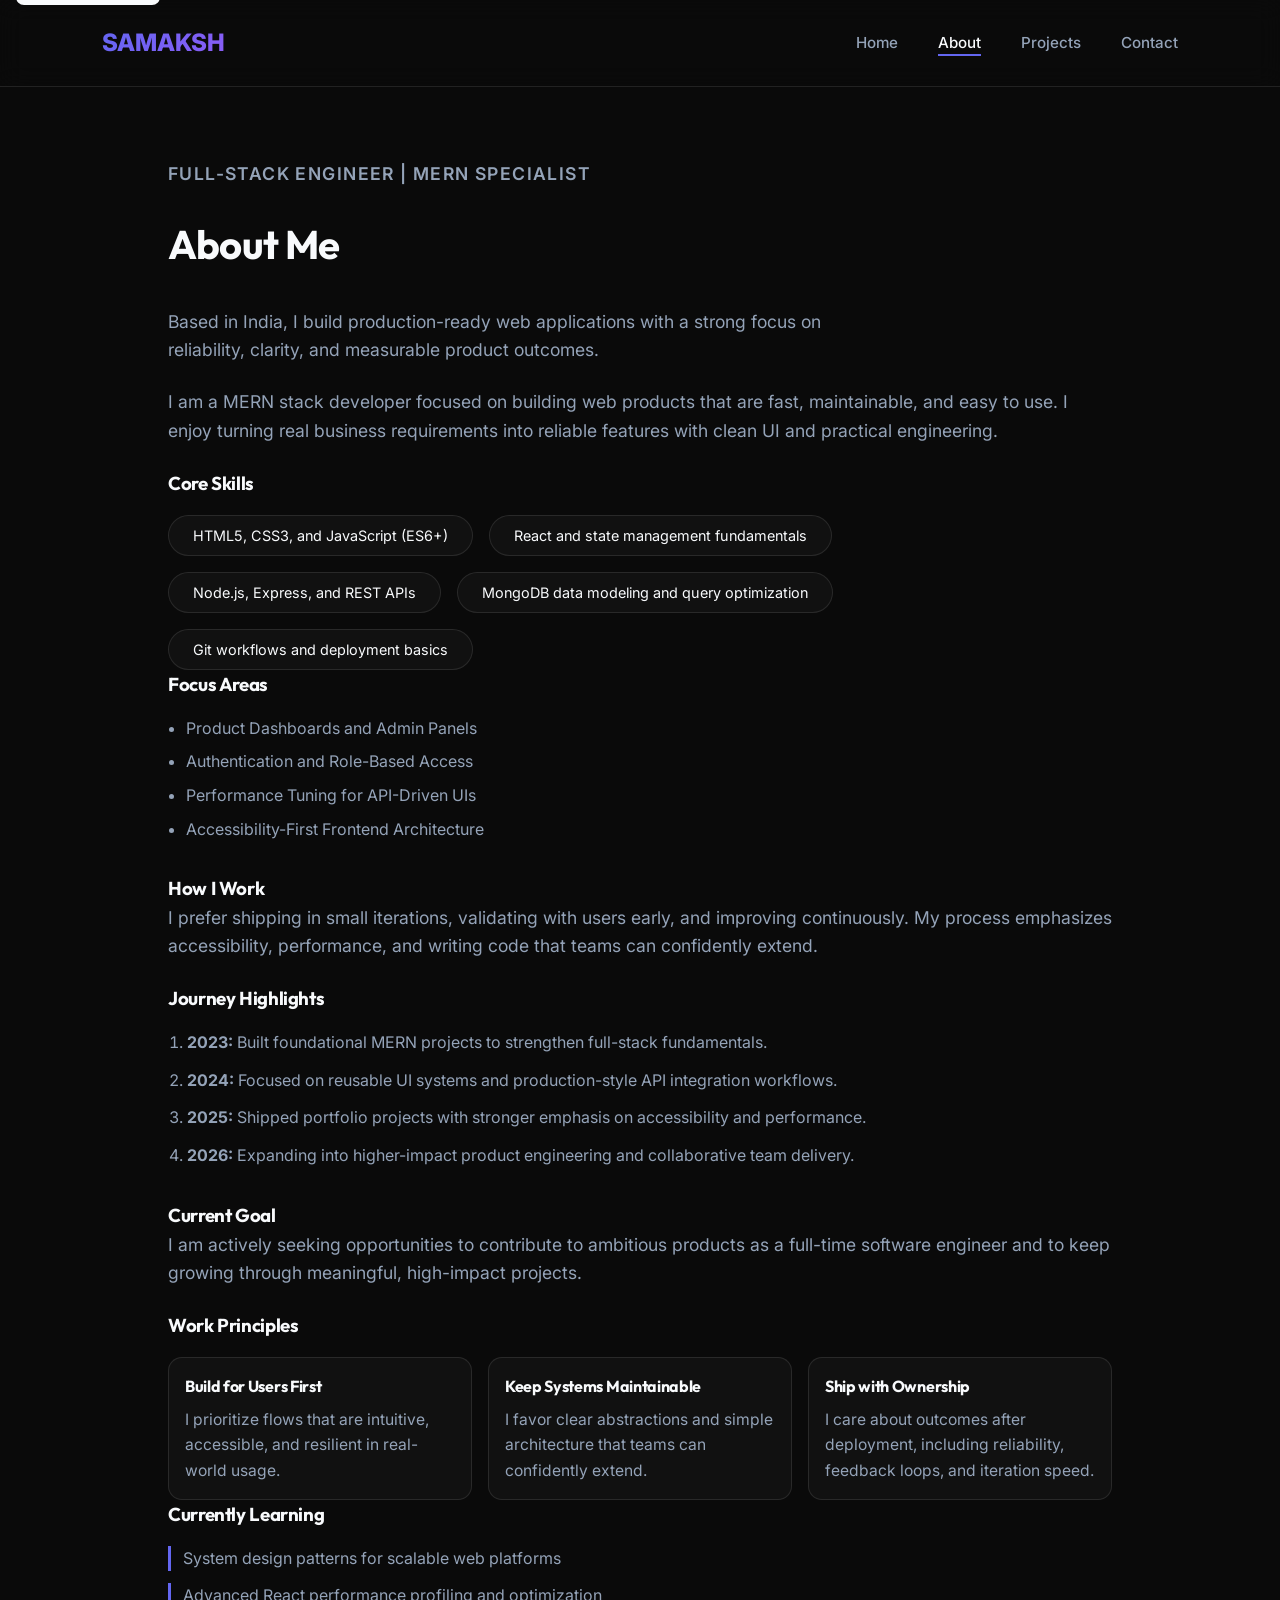
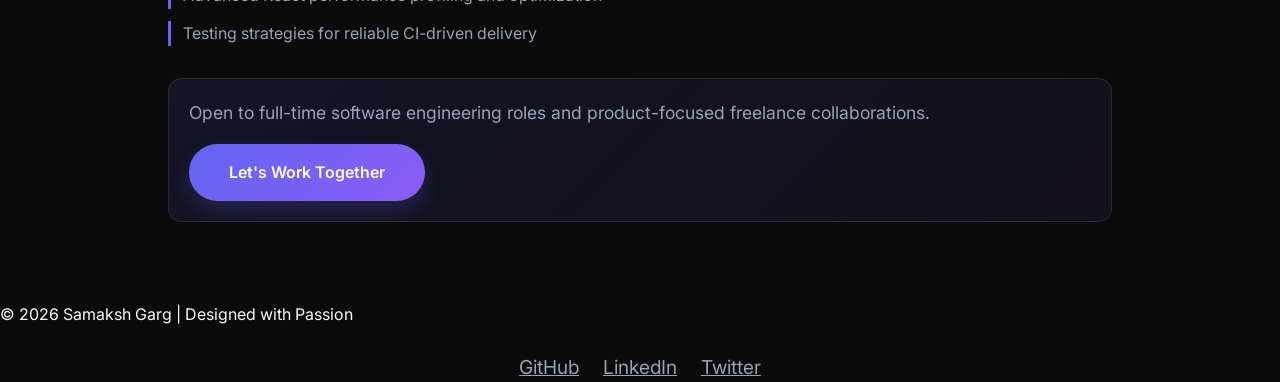
<file: about.html>
<!DOCTYPE html>
<html lang="en">

<head>
  <meta charset="UTF-8">
  <meta name="viewport" content="width=device-width, initial-scale=1.0">
  <meta name="description" content="Learn more about Samaksh Garg, a MERN stack developer focused on practical problem-solving and modern web experiences.">
  <meta name="keywords" content="About Samaksh Garg, MERN Developer, Full Stack Journey">
  <meta name="author" content="Samaksh Garg">
  <meta name="robots" content="index, follow">
  <title>About Samaksh Garg | MERN Stack Developer Journey</title>
  <meta name="theme-color" content="#0a0a0a">
  <link rel="canonical" href="https://samakshgarg.github.io/portfolio/about.html">
  <meta property="og:type" content="profile">
  <meta property="og:site_name" content="Samaksh Garg Portfolio">
  <meta property="og:title" content="About Samaksh Garg | Full-Stack Developer">
  <meta property="og:description" content="Explore Samaksh Garg's background, skills, and approach to building accessible and maintainable web products.">
  <meta property="og:url" content="https://samakshgarg.github.io/portfolio/about.html">
  <meta property="og:image" content="https://samakshgarg.github.io/portfolio/images/img1.jpg">
  <meta property="og:image:alt" content="Portrait-style preview for Samaksh Garg developer profile">
  <meta name="twitter:card" content="summary_large_image">
  <meta name="twitter:title" content="About Samaksh Garg | Full-Stack Developer">
  <meta name="twitter:description" content="Background, skills, and development approach of Samaksh Garg.">
  <meta name="twitter:image" content="https://samakshgarg.github.io/portfolio/images/img1.jpg">
  <meta name="twitter:image:alt" content="Portrait-style preview for Samaksh Garg developer profile">
  <link rel="stylesheet" href="css/style.css">
</head>

<body>
  <a href="#main-content" class="skip-link">Skip to content</a>

  <nav class="navbar" aria-label="Primary">
    <a class="logo" href="index.html" aria-label="Go to homepage">SAMAKSH</a>
    <ul class="nav-links">
      <li><a href="index.html">Home</a></li>
      <li><a href="about.html">About</a></li>
      <li><a href="projects.html">Projects</a></li>
      <li><a href="contact.html">Contact</a></li>
    </ul>
  </nav>

  <main id="main-content">
    <section class="about" aria-labelledby="about-heading">
      <div class="about-content">
        <p class="about-kicker">Full-Stack Engineer | MERN Specialist</p>
        <h2 id="about-heading">About Me</h2>
        <p class="about-lead">
          Based in India, I build production-ready web applications with a strong focus on reliability,
          clarity, and measurable product outcomes.
        </p>
        <p>
          I am a MERN stack developer focused on building web products that are fast, maintainable, and easy to use.
          I enjoy turning real business requirements into reliable features with clean UI and practical engineering.
        </p>

        <h3 id="core-skills-heading">Core Skills</h3>
        <ul class="skills" aria-labelledby="core-skills-heading">
          <li>HTML5, CSS3, and JavaScript (ES6+)</li>
          <li>React and state management fundamentals</li>
          <li>Node.js, Express, and REST APIs</li>
          <li>MongoDB data modeling and query optimization</li>
          <li>Git workflows and deployment basics</li>
        </ul>

        <h3 id="focus-areas-heading">Focus Areas</h3>
        <ul class="focus-areas" aria-labelledby="focus-areas-heading">
          <li>Product Dashboards and Admin Panels</li>
          <li>Authentication and Role-Based Access</li>
          <li>Performance Tuning for API-Driven UIs</li>
          <li>Accessibility-First Frontend Architecture</li>
        </ul>

        <h3>How I Work</h3>
        <p>
          I prefer shipping in small iterations, validating with users early, and improving continuously.
          My process emphasizes accessibility, performance, and writing code that teams can confidently extend.
        </p>

        <h3 id="journey-highlights-heading">Journey Highlights</h3>
        <ol class="journey-timeline" aria-labelledby="journey-highlights-heading">
          <li><strong>2023:</strong> Built foundational MERN projects to strengthen full-stack fundamentals.</li>
          <li><strong>2024:</strong> Focused on reusable UI systems and production-style API integration workflows.</li>
          <li><strong>2025:</strong> Shipped portfolio projects with stronger emphasis on accessibility and performance.</li>
          <li><strong>2026:</strong> Expanding into higher-impact product engineering and collaborative team delivery.</li>
        </ol>

        <h3>Current Goal</h3>
        <p>
          I am actively seeking opportunities to contribute to ambitious products as a full-time software engineer
          and to keep growing through meaningful, high-impact projects.
        </p>

        <h3 id="work-principles-heading">Work Principles</h3>
        <div class="principles-grid" aria-labelledby="work-principles-heading">
          <article>
            <h4>Build for Users First</h4>
            <p>I prioritize flows that are intuitive, accessible, and resilient in real-world usage.</p>
          </article>
          <article>
            <h4>Keep Systems Maintainable</h4>
            <p>I favor clear abstractions and simple architecture that teams can confidently extend.</p>
          </article>
          <article>
            <h4>Ship with Ownership</h4>
            <p>I care about outcomes after deployment, including reliability, feedback loops, and iteration speed.</p>
          </article>
        </div>

        <h3 id="currently-learning-heading">Currently Learning</h3>
        <ul class="learning-track" aria-labelledby="currently-learning-heading">
          <li>System design patterns for scalable web platforms</li>
          <li>Advanced React performance profiling and optimization</li>
          <li>Testing strategies for reliable CI-driven delivery</li>
        </ul>

        <aside class="about-cta" aria-label="Availability">
          <p>Open to full-time software engineering roles and product-focused freelance collaborations.</p>
          <a class="btn" href="contact.html">Let's Work Together</a>
        </aside>
      </div>
    </section>
  </main>

  <footer class="footer">
    <p>© <span data-current-year>2026</span> Samaksh Garg | Designed with Passion</p>
    <div class="footer-socials" aria-label="Social links" role="navigation">
      <a href="https://github.com/samakshgarg" target="_blank" rel="me noopener noreferrer" aria-label="Visit Samaksh on GitHub">GitHub</a>
      <a href="https://linkedin.com/in/samakshgarg" target="_blank" rel="me noopener noreferrer" aria-label="Visit Samaksh on LinkedIn">LinkedIn</a>
      <a href="https://twitter.com/samakshgarg" target="_blank" rel="me noopener noreferrer" aria-label="Visit Samaksh on Twitter">Twitter</a>
    </div>
  </footer>

  <script src="js/main.js"></script>
  <script type="application/ld+json">
    {
      "@context": "https://schema.org",
      "@type": "Person",
      "name": "Samaksh Garg",
      "url": "https://samakshgarg.github.io/portfolio/about.html",
      "jobTitle": "Full-Stack Developer",
      "sameAs": [
        "https://github.com/samakshgarg",
        "https://linkedin.com/in/samakshgarg",
        "https://twitter.com/samakshgarg"
      ],
      "knowsAbout": [
        "JavaScript",
        "React",
        "Node.js",
        "Express",
        "MongoDB",
        "Web Accessibility"
      ]
    }
  </script>
</body>

</html>
</file>
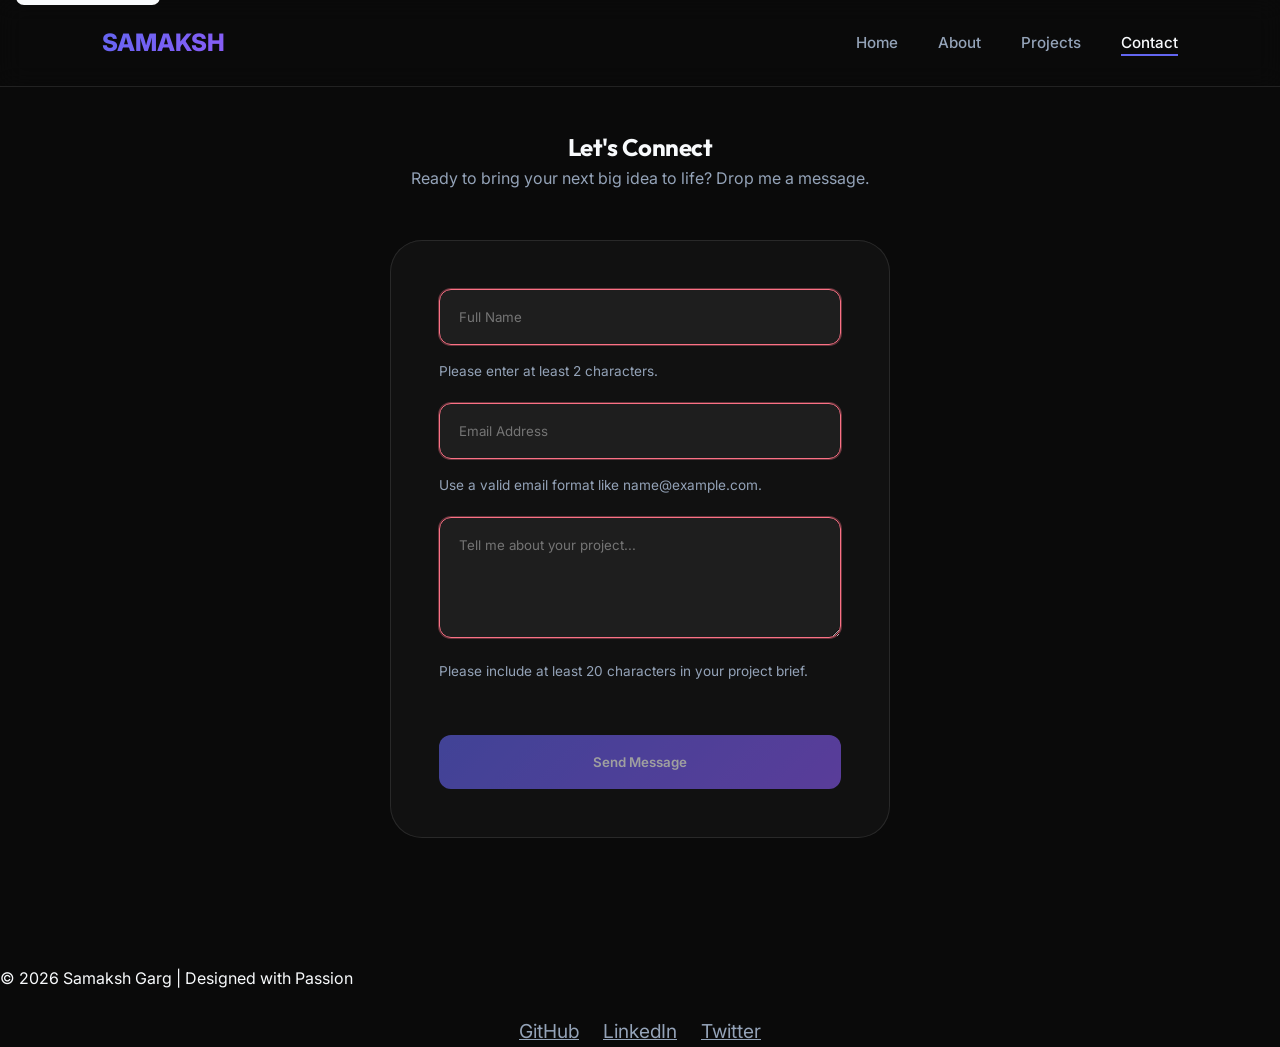
<file: contact.html>
<!DOCTYPE html>
<html lang="en">
<head>
  <meta charset="UTF-8">
  <meta name="viewport" content="width=device-width, initial-scale=1.0">
  <meta name="description" content="Contact Samaksh Garg for web development projects and collaborations.">
  <meta name="keywords" content="Contact Developer, Hire MERN Developer, Web Development Collaboration">
  <meta name="author" content="Samaksh Garg">
  <meta name="robots" content="index, follow">
  <title>Contact Samaksh Garg | Hire MERN Stack Developer</title>
  <meta name="theme-color" content="#0a0a0a">
  <link rel="canonical" href="https://samakshgarg.github.io/portfolio/contact.html">
  <meta property="og:type" content="website">
  <meta property="og:site_name" content="Samaksh Garg Portfolio">
  <meta property="og:title" content="Contact Samaksh Garg | Full-Stack Developer">
  <meta property="og:description" content="Reach out to discuss web product development, collaborations, and software engineering opportunities.">
  <meta property="og:url" content="https://samakshgarg.github.io/portfolio/contact.html">
  <meta property="og:image" content="https://samakshgarg.github.io/portfolio/images/img1.jpg">
  <meta property="og:image:alt" content="Contact page preview for Samaksh Garg portfolio">
  <meta name="twitter:card" content="summary_large_image">
  <meta name="twitter:title" content="Contact Samaksh Garg | Full-Stack Developer">
  <meta name="twitter:description" content="Get in touch for full-stack development projects and product-focused engineering collaboration.">
  <meta name="twitter:image" content="https://samakshgarg.github.io/portfolio/images/img1.jpg">
  <meta name="twitter:image:alt" content="Contact page preview for Samaksh Garg portfolio">
  <link rel="stylesheet" href="css/style.css">
</head>
<body>
  <a href="#main-content" class="skip-link">Skip to content</a>

  <nav class="navbar" aria-label="Primary">
    <a class="logo" href="index.html" aria-label="Go to homepage">SAMAKSH</a>
    <ul class="nav-links">
      <li><a href="index.html">Home</a></li>
      <li><a href="about.html">About</a></li>
      <li><a href="projects.html">Projects</a></li>
      <li><a href="contact.html">Contact</a></li>
    </ul>
  </nav>

  <main id="main-content">
  <section class="contact fade-in">
    <h2 id="contact-title">Let's Connect</h2>
    <p class="contact-intro">Ready to bring your next big idea to life? Drop me a message.</p>

    <form class="contact-form" action="#" method="post" novalidate aria-labelledby="contact-title" aria-describedby="formMessage">
      <label for="fullName" class="sr-only">Full Name</label>
      <input id="fullName" name="fullName" type="text" placeholder="Full Name" autocomplete="name" minlength="2" maxlength="80" aria-describedby="nameHint" required>
      <p id="nameHint" class="form-hint">Please enter at least 2 characters.</p>

      <label for="emailAddress" class="sr-only">Email Address</label>
      <input id="emailAddress" name="emailAddress" type="email" placeholder="Email Address" autocomplete="email" inputmode="email" maxlength="120" aria-describedby="emailHint" required>
      <p id="emailHint" class="form-hint">Use a valid email format like name@example.com.</p>

      <label for="projectDetails" class="sr-only">Project Details</label>
      <textarea id="projectDetails" name="projectDetails" rows="5" placeholder="Tell me about your project..." minlength="20" maxlength="1200" aria-describedby="detailsHint" required></textarea>
      <p id="detailsHint" class="form-hint">Please include at least 20 characters in your project brief.</p>
      <p id="formMessage" class="form-message" role="status" aria-live="polite" aria-atomic="true"></p>
      <button type="submit" aria-label="Send message">Send Message</button>
    </form>
  </section>
  </main>

  <footer class="footer">
    <p>© <span data-current-year>2026</span> Samaksh Garg | Designed with Passion</p>
    <div class="footer-socials" aria-label="Social links" role="navigation">
      <a href="https://github.com/samakshgarg" target="_blank" rel="me noopener noreferrer" aria-label="Visit Samaksh on GitHub">GitHub</a>
      <a href="https://linkedin.com/in/samakshgarg" target="_blank" rel="me noopener noreferrer" aria-label="Visit Samaksh on LinkedIn">LinkedIn</a>
      <a href="https://twitter.com/samakshgarg" target="_blank" rel="me noopener noreferrer" aria-label="Visit Samaksh on Twitter">Twitter</a>
    </div>
  </footer>
  
  <script src="js/main.js"></script>
  <script src="js/contact.js"></script>
</body>
</html>
</file>
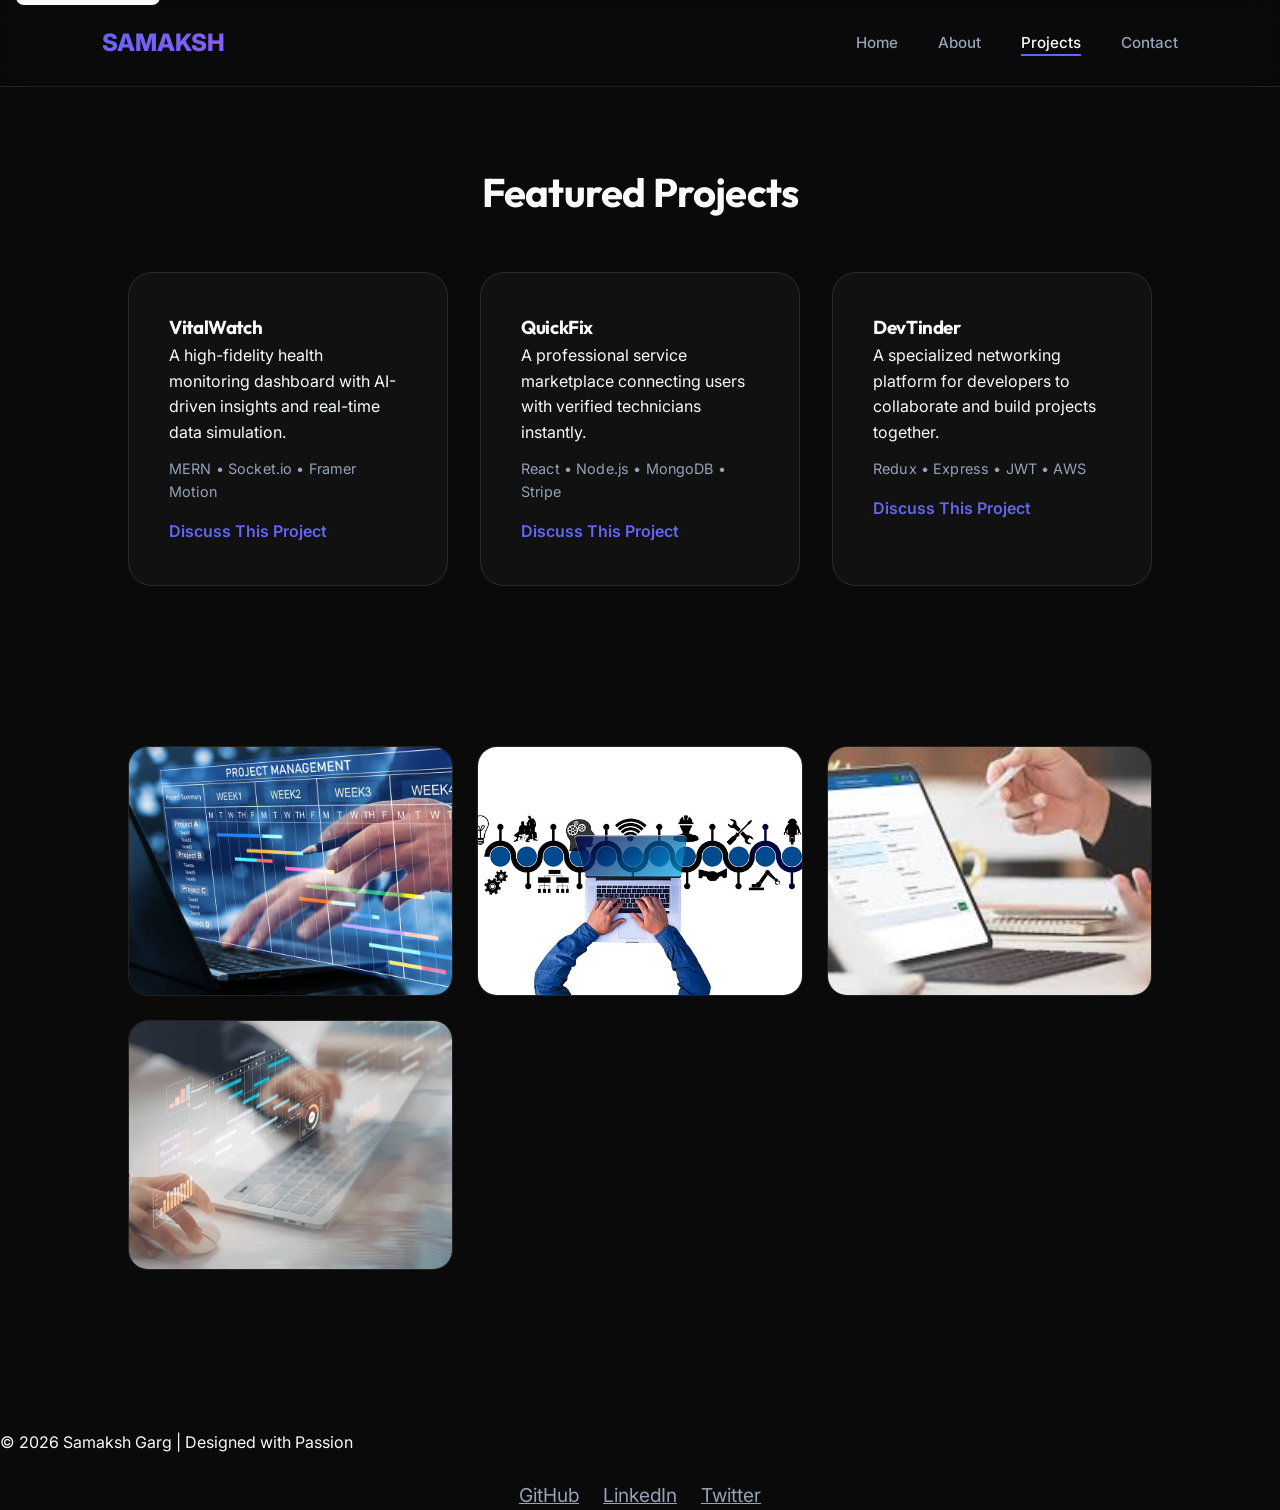
<file: projects.html>
<!DOCTYPE html>
<html lang="en">
<head>
  <meta charset="UTF-8">
  <meta name="viewport" content="width=device-width, initial-scale=1.0">
  <meta name="description" content="Explore featured projects by Samaksh Garg, showcasing full-stack development skills with the MERN stack.">
  <meta name="keywords" content="Portfolio Projects, MERN Stack Projects, React Apps">
  <meta name="author" content="Samaksh Garg">
  <meta name="robots" content="index, follow">
  <title>Projects | Samaksh Garg MERN Portfolio</title>
  <meta name="theme-color" content="#0a0a0a">
  <link rel="canonical" href="https://samakshgarg.github.io/portfolio/projects.html">
  <meta property="og:type" content="website">
  <meta property="og:site_name" content="Samaksh Garg Portfolio">
  <meta property="og:title" content="Projects by Samaksh Garg | MERN Portfolio">
  <meta property="og:description" content="Browse selected full-stack projects by Samaksh Garg, including dashboard, marketplace, and developer networking builds.">
  <meta property="og:url" content="https://samakshgarg.github.io/portfolio/projects.html">
  <meta property="og:image" content="https://samakshgarg.github.io/portfolio/images/img1.jpg">
  <meta property="og:image:alt" content="Project showcase preview from Samaksh Garg portfolio">
  <meta name="twitter:card" content="summary_large_image">
  <meta name="twitter:title" content="Projects by Samaksh Garg | MERN Portfolio">
  <meta name="twitter:description" content="Selected web engineering projects focused on usability, performance, and product value.">
  <meta name="twitter:image" content="https://samakshgarg.github.io/portfolio/images/img1.jpg">
  <meta name="twitter:image:alt" content="Project showcase preview from Samaksh Garg portfolio">
  <link rel="stylesheet" href="css/style.css">
</head>
<body>
  <a href="#main-content" class="skip-link">Skip to content</a>

  <nav class="navbar" aria-label="Primary">
    <a class="logo" href="index.html" aria-label="Go to homepage">SAMAKSH</a>
    <ul class="nav-links">
      <li><a href="index.html">Home</a></li>
      <li><a href="about.html">About</a></li>
      <li><a href="projects.html">Projects</a></li>
      <li><a href="contact.html">Contact</a></li>
    </ul>
  </nav>

  <main id="main-content">
  <section class="projects fade-in">
    <h2>Featured Projects</h2>

    <div class="cards">
      <div class="card" id="project-vitalwatch">
        <h3>VitalWatch</h3>
        <p>A high-fidelity health monitoring dashboard with AI-driven insights and real-time data simulation.</p>
        <p class="tech-stack">MERN • Socket.io • Framer Motion</p>
        <a href="contact.html" class="project-link">Discuss This Project</a>
      </div>
      <div class="card" id="project-quickfix">
        <h3>QuickFix</h3>
        <p>A professional service marketplace connecting users with verified technicians instantly.</p>
        <p class="tech-stack">React • Node.js • MongoDB • Stripe</p>
        <a href="contact.html" class="project-link">Discuss This Project</a>
      </div>
      <div class="card" id="project-devtinder">
        <h3>DevTinder</h3>
        <p>A specialized networking platform for developers to collaborate and build projects together.</p>
        <p class="tech-stack">Redux • Express • JWT • AWS</p>
        <a href="contact.html" class="project-link">Discuss This Project</a>
      </div>
    </div>
  </section>

  <section class="gallery fade-in">
    <img src="images/img1.jpg" alt="Developer workstation with code editor open" width="1200" height="800" loading="lazy" decoding="async" fetchpriority="low">
    <img src="images/img2.jpg" alt="Modern tech setup for product development" width="1200" height="800" loading="lazy" decoding="async" fetchpriority="low">
    <img src="images/img3.jpg" alt="Laptop environment used for full-stack coding" width="1200" height="800" loading="lazy" decoding="async" fetchpriority="low">
    <img src="images/img4.jpg" alt="Organized desk space used for engineering work" width="1200" height="800" loading="lazy" decoding="async" fetchpriority="low">
  </section>
  </main>

  <footer class="footer">
    <p>© <span data-current-year>2026</span> Samaksh Garg | Designed with Passion</p>
    <div class="footer-socials" aria-label="Social links" role="navigation">
      <a href="https://github.com/samakshgarg" target="_blank" rel="me noopener noreferrer" aria-label="Visit Samaksh on GitHub">GitHub</a>
      <a href="https://linkedin.com/in/samakshgarg" target="_blank" rel="me noopener noreferrer" aria-label="Visit Samaksh on LinkedIn">LinkedIn</a>
      <a href="https://twitter.com/samakshgarg" target="_blank" rel="me noopener noreferrer" aria-label="Visit Samaksh on Twitter">Twitter</a>
    </div>
  </footer>
  
  <script src="js/main.js"></script>
  <script type="application/ld+json">
    {
      "@context": "https://schema.org",
      "@type": "ItemList",
      "name": "Featured Projects by Samaksh Garg",
      "itemListElement": [
        { "@type": "ListItem", "position": 1, "name": "VitalWatch" },
        { "@type": "ListItem", "position": 2, "name": "QuickFix" },
        { "@type": "ListItem", "position": 3, "name": "DevTinder" }
      ]
    }
  </script>
</body>
</html>
</file>
<file: css/style.css>
@import url('https://fonts.googleapis.com/css2?family=Inter:wght@300;400;500;600&family=Outfit:wght@400;500;600;700;800&display=swap');

:root {
  --bg-dark: #0a0a0a;
  --bg-card: rgba(255, 255, 255, 0.03);
  --primary: #6366f1;
  --primary-glow: rgba(99, 102, 241, 0.5);
  --secondary: #8b5cf6;
  --text-main: #f8fafc;
  --text-dim: #94a3b8;
  --glass-border: rgba(255, 255, 255, 0.1);
  --nav-bg: rgba(10, 10, 10, 0.8);
  --transition: all 0.4s cubic-bezier(0.16, 1, 0.3, 1);
  --container-padding: 10%;
  --max-width: 1200px;
}

* {
  margin: 0;
  padding: 0;
  box-sizing: border-box;
  font-family: 'Inter', sans-serif;
}

body {
  background-color: var(--bg-dark);
  color: var(--text-main);
  line-height: 1.6;
  min-height: 100vh;
  display: flex;
  flex-direction: column;
  overflow-x: hidden;
}

/* Utility: central container with consistent horizontal padding */
.container {
  max-width: var(--max-width);
  margin: 0 auto;
  padding-left: var(--container-padding);
  padding-right: var(--container-padding);
}

h1, h2, h3, h4 {
  font-family: 'Outfit', sans-serif;
  font-weight: 700;
  letter-spacing: -0.02em;
}

/* Animations */
@keyframes fadeIn {
  from { opacity: 0; transform: translateY(20px); }
  to { opacity: 1; transform: translateY(0); }
}

.fade-in {
  animation: fadeIn 0.8s ease-out forwards;
}

/* Navbar */
.navbar {
  position: fixed;
  top: 0;
  left: 0;
  right: 0;
  z-index: 1000;
  padding: 1.5rem 10%;
  display: flex;
  justify-content: space-between;
  align-items: center;
  background: var(--nav-bg);
  backdrop-filter: blur(12px);
  border-bottom: 1px solid var(--glass-border);
  transition: var(--transition);
}

.navbar.scrolled {
  padding-top: 1rem;
  padding-bottom: 1rem;
  box-shadow: 0 12px 30px rgba(2, 6, 23, 0.4);
}

.logo {
  font-size: 1.5rem;
  font-weight: 800;
  background: linear-gradient(135deg, var(--primary), var(--secondary));
  -webkit-background-clip: text;
  -webkit-text-fill-color: transparent;
  text-decoration: none;
  display: inline-block;
  cursor: pointer;
  transition: var(--transition);
}

.logo:hover {
  transform: scale(1.05);
  filter: drop-shadow(0 0 8px var(--primary-glow));
}

.nav-links {
  display: flex;
  list-style: none;
  gap: 2.5rem;
}

.nav-links a {
  text-decoration: none;
  color: var(--text-dim);
  font-weight: 500;
  font-size: 0.95rem;
  transition: var(--transition);
  position: relative;
}

.nav-links a:hover, .nav-links a.active {
  color: var(--text-main);
}

.nav-links a::after {
  content: '';
  position: absolute;
  bottom: -4px;
  left: 0;
  width: 0;
  height: 2px;
  background: var(--primary);
  transition: var(--transition);
}

.nav-links a:hover::after, .nav-links a.active::after {
  width: 100%;
}

a:focus-visible,
button:focus-visible,
input:focus-visible,
textarea:focus-visible {
  outline: 2px dashed var(--secondary);
  outline-offset: 4px;
}

/* Hero Section */
.hero {
  height: 100vh;
  display: flex;
  align-items: center;
  justify-content: center;
  text-align: center;
  padding: 0 10%;
  position: relative;
  overflow: hidden;
}

.hero::before {
  content: '';
  position: absolute;
  top: -20%;
  right: -10%;
  width: 500px;
  height: 500px;
  background: radial-gradient(circle, var(--primary-glow) 0%, transparent 70%);
  filter: blur(80px);
  z-index: -1;
}

.hero::after {
  content: '';
  position: absolute;
  bottom: -20%;
  left: -10%;
  width: 600px;
  height: 600px;
  background: radial-gradient(circle, rgba(139, 92, 246, 0.3) 0%, transparent 70%);
  filter: blur(80px);
  z-index: -1;
}

.hero-content h1 {
  font-size: 4rem;
  margin-bottom: 1rem;
  line-height: 1.1;
}

.hero-content h1 span {
  background: linear-gradient(135deg, var(--primary), var(--secondary));
  -webkit-background-clip: text;
  -webkit-text-fill-color: transparent;
}

.hero-tag {
  display: inline-block;
  margin-bottom: 1rem;
  padding: 0.45rem 0.9rem;
  border: 1px solid var(--glass-border);
  border-radius: 999px;
  font-size: 0.8rem;
  letter-spacing: 0.04em;
  text-transform: uppercase;
  color: var(--text-dim);
  background: rgba(255, 255, 255, 0.04);
}

.role {
  font-size: 1.5rem;
  color: var(--text-dim);
  margin-bottom: 2rem;
  font-weight: 400;
}

.intro {
  max-width: 600px;
  margin: 0 auto 3rem;
  color: var(--text-dim);
  font-size: 1.1rem;
}

.intro-meta {
  color: var(--text-dim);
  margin: -2rem 0 2rem;
  font-size: 0.95rem;
}

.hero-btns {
  display: flex;
  justify-content: center;
  flex-wrap: wrap;
  gap: 0.9rem;
}

.btn {
  display: inline-block;
  padding: 1rem 2.5rem;
  background: linear-gradient(135deg, var(--primary), var(--secondary));
  color: white;
  text-decoration: none;
  border-radius: 50px;
  font-weight: 600;
  box-shadow: 0 10px 20px rgba(99, 102, 241, 0.2);
  transition: var(--transition);
}

.btn:hover {
  transform: translateY(-5px);
  box-shadow: 0 15px 30px rgba(99, 102, 241, 0.4);
}

.btn-outline {
  background: transparent;
  border: 1px solid var(--primary);
}

.btn-outline:hover {
  border-color: var(--secondary);
}

/* About Section */
.about {
  padding: 10rem 10% 5rem;
  max-width: 1200px;
  margin: 0 auto;
}

.about-content h2 {
  font-size: 2.5rem;
  margin-bottom: 2rem;
}

.about-kicker {
  text-transform: uppercase;
  letter-spacing: 0.08em;
  color: var(--primary);
  font-size: 0.85rem;
  font-weight: 600;
  margin-bottom: 0.75rem;
}

.about-lead {
  color: var(--text-main);
  font-size: 1.2rem;
  max-width: 60ch;
}

.about-content p {
  color: var(--text-dim);
  margin-bottom: 1.5rem;
  font-size: 1.1rem;
}

.skills-container {
  margin-top: 3rem;
}

.skills {
  display: flex;
  flex-wrap: wrap;
  gap: 1rem;
  list-style: none;
  margin-top: 1rem;
}

.skills li {
  background: var(--bg-card);
  border: 1px solid var(--glass-border);
  padding: 0.5rem 1.5rem;
  border-radius: 50px;
  font-size: 0.9rem;
  color: var(--text-main);
  transition: var(--transition);
}

.skills li:hover {
  background: var(--primary);
  border-color: var(--primary);
  transform: translateY(-3px);
}

.focus-areas {
  margin: 1rem 0 2rem;
  padding-left: 1.1rem;
  color: var(--text-dim);
}

.focus-areas li {
  margin-bottom: 0.5rem;
}

.journey-timeline {
  margin: 1rem 0 2rem;
  padding-left: 1.2rem;
  color: var(--text-dim);
}

.journey-timeline li {
  margin-bottom: 0.75rem;
}

.principles-grid {
  display: grid;
  grid-template-columns: repeat(auto-fit, minmax(220px, 1fr));
  gap: 1rem;
  margin-top: 1rem;
}

.principles-grid article {
  background: var(--bg-card);
  border: 1px solid var(--glass-border);
  border-radius: 14px;
  padding: 1rem;
}

.principles-grid h4 {
  margin-bottom: 0.5rem;
}

.principles-grid p {
  margin-bottom: 0;
  font-size: 0.98rem;
}

.learning-track {
  list-style: none;
  margin-top: 1rem;
  display: grid;
  gap: 0.75rem;
}

.learning-track li {
  border-left: 3px solid var(--primary);
  padding-left: 0.75rem;
  color: var(--text-dim);
}

.about-cta {
  margin-top: 2rem;
  padding: 1.25rem;
  border: 1px solid var(--glass-border);
  border-radius: 14px;
  background: linear-gradient(135deg, rgba(99, 102, 241, 0.12), rgba(139, 92, 246, 0.08));
}

.about-cta p {
  margin-bottom: 1rem;
}

.section-header {
  text-align: center;
  padding: 5rem 0 2rem;
}

.section-header h2 {
  font-size: 2.5rem;
}

.section-header p {
  color: var(--text-dim);
}

.preview-cards {
  padding: 0 10% 5rem;
}

.card-img {
  width: 100%;
  height: 200px;
  border-radius: 12px;
  margin-bottom: 1.5rem;
  object-fit: cover;
  display: block;
}

.preview-link {
  color: var(--primary);
  text-decoration: none;
  font-weight: 600;
  margin-top: 1rem;
  display: block;
}

.preview-link:focus-visible,
.project-link:focus-visible,
.footer-socials a:focus-visible {
  outline: 2px dashed var(--secondary);
  outline-offset: 4px;
  border-radius: 6px;
}

.back-to-top {
  display: inline-flex;
  align-items: center;
  justify-content: center;
  position: fixed;
  bottom: 30px;
  right: 30px;
  z-index: 99;
  background: var(--primary);
  color: white;
  border: none;
  outline: none;
  padding: 15px;
  border-radius: 50%;
  cursor: pointer;
  font-size: 18px;
  transition: var(--transition);
  box-shadow: 0 5px 15px var(--primary-glow);
}

.back-to-top[hidden] {
  display: none;
}

.back-to-top:hover {
  transform: translateY(-3px);
  filter: brightness(1.1);
}

/* Projects Section */
.projects {
  padding: 10rem 10%;
}

.projects h2 {
  font-size: 2.5rem;
  margin-bottom: 3rem;
  text-align: center;
}

.cards {
  display: grid;
  grid-template-columns: repeat(auto-fit, minmax(300px, 1fr));
  gap: 2rem;
}

.card {
  background: var(--bg-card);
  border: 1px solid var(--glass-border);
  border-radius: 24px;
  padding: 2.5rem;
  transition: var(--transition);
  backdrop-filter: blur(5px);
  position: relative;
  overflow: hidden;
}

.card::before {
  content: '';
  position: absolute;
  top: 0;
  left: 0;
  right: 0;
  height: 2px;
  background: linear-gradient(90deg, transparent, var(--primary), transparent);
  transform: translateX(-100%);
  transition: 0.6s;
}

.card:hover::before {
  transform: translateX(100%);
}

.card:hover {
  transform: translateY(-10px);
  background: rgba(255, 255, 255, 0.05);
  border-color: var(--primary);
}

.project-link {
  display: inline-block;
  margin-top: 1rem;
  color: var(--primary);
  text-decoration: none;
  font-weight: 600;
}

.project-link:hover {
  color: var(--secondary);
}

.tech-stack {
  color: var(--text-dim);
  font-size: 0.9rem;
  margin-top: 0.75rem;
  letter-spacing: 0.01em;
}

/* Contact Section */
.contact {
  padding: 8rem 10%;
  display: flex;
  flex-direction: column;
  align-items: center;
}

.contact-intro {
  text-align: center;
  color: var(--text-dim);
  margin-bottom: 3rem;
}

.contact-form {
  width: 100%;
  max-width: 500px;
  background: var(--bg-card);
  padding: 3rem;
  border-radius: 32px;
  border: 1px solid var(--glass-border);
  backdrop-filter: blur(10px);
}

.contact-form input,
.contact-form textarea {
  width: 100%;
  padding: 1.2rem;
  background: rgba(255, 255, 255, 0.05);
  border: 1px solid var(--glass-border);
  border-radius: 12px;
  color: white;
  margin-bottom: 1.5rem;
  outline: none;
  transition: var(--transition);
}

.contact-form input:focus,
.contact-form textarea:focus {
  border-color: var(--primary);
  background: rgba(255, 255, 255, 0.08);
}

.contact-form input[aria-invalid="true"],
.contact-form textarea[aria-invalid="true"] {
  border-color: #fb7185;
  box-shadow: 0 0 0 1px rgba(251, 113, 133, 0.35);
}

.contact-form button {
  width: 100%;
  padding: 1.2rem;
  background: linear-gradient(135deg, var(--primary), var(--secondary));
  color: white;
  border: none;
  border-radius: 12px;
  font-weight: 600;
  cursor: pointer;
  transition: var(--transition);
}

.form-hint {
  color: var(--text-dim);
  font-size: 0.85rem;
  margin: -0.5rem 0 1.25rem;
}

.form-message {
  min-height: 1.25rem;
  font-size: 0.9rem;
  margin: -0.25rem 0 1rem;
}

.form-message-error {
  color: #fda4af;
}

.form-message-success {
  color: #86efac;
}

.contact-form button:hover {
  transform: scale(1.02);
  filter: brightness(1.1);
}

.contact-form button:disabled {
  opacity: 0.6;
  cursor: not-allowed;
  transform: none;
  filter: none;
}

.sr-only {
  position: absolute;
  width: 1px;
  height: 1px;
  padding: 0;
  margin: -1px;
  overflow: hidden;
  clip: rect(0, 0, 0, 0);
  white-space: nowrap;
  border: 0;
}

.skip-link {
  position: absolute;
  left: 1rem;
  top: -40px;
  background: var(--text-main);
  color: var(--bg-dark);
  padding: 0.6rem 1rem;
  border-radius: 8px;
  z-index: 1200;
  text-decoration: none;
}

.skip-link:focus {
  top: 1rem;
}

/* Gallery / Projects images */
.gallery {
  display: grid;
  grid-template-columns: repeat(auto-fit, minmax(250px, 1fr));
  gap: 1.5rem;
  padding: 0 10% 10rem;
}

.gallery img {
  width: 100%;
  height: 250px;
  border-radius: 20px;
  object-fit: cover;
  transition: var(--transition);
  border: 1px solid var(--glass-border);
}

.gallery img:hover {
  transform: scale(1.05);
  border-color: var(--primary);
}

/* Custom Scrollbar */
::-webkit-scrollbar {
  width: 10px;
}

::-webkit-scrollbar-track {
  background: var(--bg-dark);
}

::-webkit-scrollbar-thumb {
  background: linear-gradient(var(--primary), var(--secondary));
  border-radius: 10px;
  border: 3px solid var(--bg-dark);
}

::-webkit-scrollbar-thumb:hover {
  background: var(--primary);
}

/* Footer Section Fixes */
.footer-socials {
  margin-top: 1.5rem;
  display: flex;
  justify-content: center;
  gap: 1.5rem;
}

.footer-socials a {
  color: var(--text-dim);
  font-size: 1.2rem;
  transition: var(--transition);
}

.footer-socials a:hover {
  color: var(--primary);
  transform: translateY(-3px);
}

@media (prefers-reduced-motion: reduce) {
  *,
  *::before,
  *::after {
    animation: none !important;
    transition: none !important;
    scroll-behavior: auto !important;
  }
}

@media (max-width: 768px) {
  .hero-content h1 {
    font-size: 2.5rem;
  }

  .hero-btns .btn {
    width: min(280px, 100%);
  }
  
  .navbar {
    padding: 1rem 5%;
    flex-direction: column;
    gap: 0.75rem;
  }
  
  .nav-links {
    display: flex;
    flex-wrap: wrap;
    justify-content: center;
    gap: 1rem;
  }
  
  .about, .projects, .contact {
    padding: 6rem 5% 3rem;
  }

  .about-content h2 {
    font-size: 2rem;
    margin-bottom: 1.25rem;
  }

  .about-lead {
    font-size: 1.05rem;
  }

  .skills li {
    padding: 0.45rem 1rem;
  }

  .journey-timeline {
    padding-left: 1rem;
  }

  .about-cta {
    padding: 1rem;
  }

  .about-cta .btn {
    width: 100%;
    text-align: center;
  }
}

@media (min-width: 1200px) {
  .hero-content h1 {
    font-size: 5.25rem;
  }

  .hero {
    padding: 0 8%;
  }

  .container {
    padding-left: 8%;
    padding-right: 8%;
  }

  .navbar {
    padding: 1.5rem 8%;
  }
}
</file>
